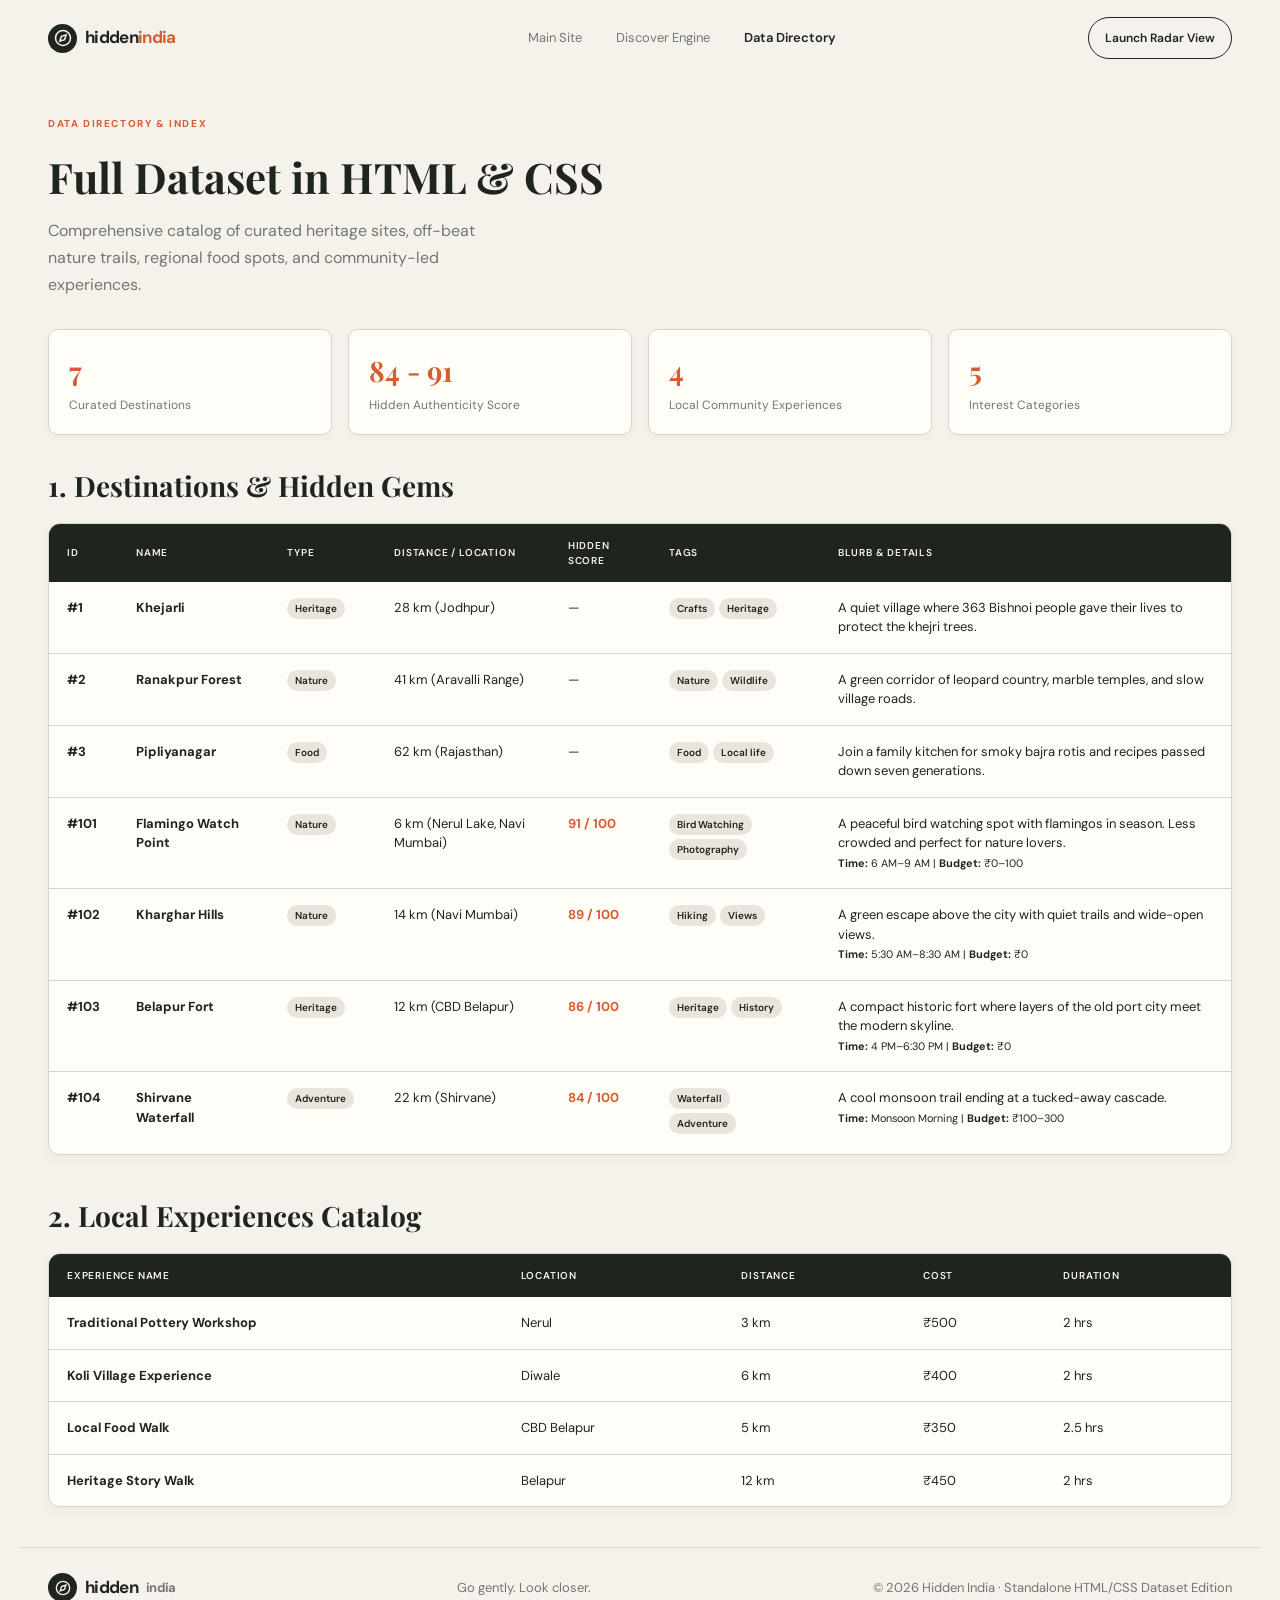
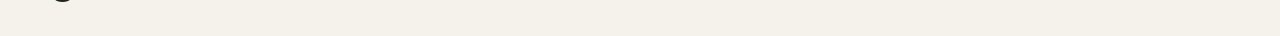
<file: dataset.html>
<!DOCTYPE html>
<html lang="en">
<head>
  <meta charset="UTF-8">
  <meta name="viewport" content="width=device-width, initial-scale=1.0">
  <title>Hidden India — Complete Dataset Directory (HTML & CSS)</title>
  <meta name="description" content="Structured HTML & CSS dataset directory of places, hidden gems, local experiences, and itineraries across Rajasthan, Punjab, Himachal, and Navi Mumbai.">
  <link rel="stylesheet" href="styles.css">
</head>
<body>

  <!-- Site Header -->
  <header class="site-header">
    <a class="brand" href="index.html" aria-label="Hidden India home">
      <span class="brand-mark">
        <svg width="18" height="18" viewBox="0 0 24 24" fill="none" stroke="currentColor" stroke-width="2"><circle cx="12" cy="12" r="10"></circle><polygon points="16.24 7.76 14.12 14.12 7.76 16.24 9.88 9.88 16.24 7.76"></polygon></svg>
      </span>
      <span>hidden<span class="brand-accent">india</span></span>
    </a>
    <nav class="desktop-nav" aria-label="Primary navigation">
      <a href="index.html">Main Site</a>
      <a href="discover.html">Discover Engine</a>
      <a href="dataset.html" class="active">Data Directory</a>
    </nav>
    <div class="header-actions">
      <a href="discover.html" class="outline-button">Launch Radar View</a>
    </div>
  </header>

  <main class="dataset-container">
    <div class="dataset-header">
      <p class="eyebrow">Data Directory & Index</p>
      <h1>Full Dataset in HTML & CSS</h1>
      <p class="hero-text">Comprehensive catalog of curated heritage sites, off-beat nature trails, regional food spots, and community-led experiences.</p>
    </div>

    <!-- Data Statistics Summary Cards -->
    <div class="dataset-stats">
      <div class="stat-card">
        <h3>7</h3>
        <p>Curated Destinations</p>
      </div>
      <div class="stat-card">
        <h3>84 - 91</h3>
        <p>Hidden Authenticity Score</p>
      </div>
      <div class="stat-card">
        <h3>4</h3>
        <p>Local Community Experiences</p>
      </div>
      <div class="stat-card">
        <h3>5</h3>
        <p>Interest Categories</p>
      </div>
    </div>

    <!-- Section 1: Places & Hidden Gems Table -->
    <h2 style="font-family: var(--font-serif); font-size: 28px; margin-bottom: 16px;">1. Destinations & Hidden Gems</h2>
    <div class="dataset-table-wrapper">
      <table class="dataset-table">
        <thead>
          <tr>
            <th>ID</th>
            <th>Name</th>
            <th>Type</th>
            <th>Distance / Location</th>
            <th>Hidden Score</th>
            <th>Tags</th>
            <th>Blurb & Details</th>
          </tr>
        </thead>
        <tbody>
          <tr>
            <td><strong>#1</strong></td>
            <td><strong>Khejarli</strong></td>
            <td><span class="badge-tag">Heritage</span></td>
            <td>28 km (Jodhpur)</td>
            <td>—</td>
            <td><span class="badge-tag">Crafts</span><span class="badge-tag">Heritage</span></td>
            <td>A quiet village where 363 Bishnoi people gave their lives to protect the khejri trees.</td>
          </tr>
          <tr>
            <td><strong>#2</strong></td>
            <td><strong>Ranakpur Forest</strong></td>
            <td><span class="badge-tag">Nature</span></td>
            <td>41 km (Aravalli Range)</td>
            <td>—</td>
            <td><span class="badge-tag">Nature</span><span class="badge-tag">Wildlife</span></td>
            <td>A green corridor of leopard country, marble temples, and slow village roads.</td>
          </tr>
          <tr>
            <td><strong>#3</strong></td>
            <td><strong>Pipliyanagar</strong></td>
            <td><span class="badge-tag">Food</span></td>
            <td>62 km (Rajasthan)</td>
            <td>—</td>
            <td><span class="badge-tag">Food</span><span class="badge-tag">Local life</span></td>
            <td>Join a family kitchen for smoky bajra rotis and recipes passed down seven generations.</td>
          </tr>
          <tr>
            <td><strong>#101</strong></td>
            <td><strong>Flamingo Watch Point</strong></td>
            <td><span class="badge-tag">Nature</span></td>
            <td>6 km (Nerul Lake, Navi Mumbai)</td>
            <td><strong style="color: var(--primary);">91 / 100</strong></td>
            <td><span class="badge-tag">Bird Watching</span><span class="badge-tag">Photography</span></td>
            <td>A peaceful bird watching spot with flamingos in season. Less crowded and perfect for nature lovers.<br><small><strong>Time:</strong> 6 AM–9 AM | <strong>Budget:</strong> ₹0–100</small></td>
          </tr>
          <tr>
            <td><strong>#102</strong></td>
            <td><strong>Kharghar Hills</strong></td>
            <td><span class="badge-tag">Nature</span></td>
            <td>14 km (Navi Mumbai)</td>
            <td><strong style="color: var(--primary);">89 / 100</strong></td>
            <td><span class="badge-tag">Hiking</span><span class="badge-tag">Views</span></td>
            <td>A green escape above the city with quiet trails and wide-open views.<br><small><strong>Time:</strong> 5:30 AM–8:30 AM | <strong>Budget:</strong> ₹0</small></td>
          </tr>
          <tr>
            <td><strong>#103</strong></td>
            <td><strong>Belapur Fort</strong></td>
            <td><span class="badge-tag">Heritage</span></td>
            <td>12 km (CBD Belapur)</td>
            <td><strong style="color: var(--primary);">86 / 100</strong></td>
            <td><span class="badge-tag">Heritage</span><span class="badge-tag">History</span></td>
            <td>A compact historic fort where layers of the old port city meet the modern skyline.<br><small><strong>Time:</strong> 4 PM–6:30 PM | <strong>Budget:</strong> ₹0</small></td>
          </tr>
          <tr>
            <td><strong>#104</strong></td>
            <td><strong>Shirvane Waterfall</strong></td>
            <td><span class="badge-tag">Adventure</span></td>
            <td>22 km (Shirvane)</td>
            <td><strong style="color: var(--primary);">84 / 100</strong></td>
            <td><span class="badge-tag">Waterfall</span><span class="badge-tag">Adventure</span></td>
            <td>A cool monsoon trail ending at a tucked-away cascade.<br><small><strong>Time:</strong> Monsoon Morning | <strong>Budget:</strong> ₹100–300</small></td>
          </tr>
        </tbody>
      </table>
    </div>

    <!-- Section 2: Local Community Experiences Table -->
    <h2 style="font-family: var(--font-serif); font-size: 28px; margin-bottom: 16px;">2. Local Experiences Catalog</h2>
    <div class="dataset-table-wrapper">
      <table class="dataset-table">
        <thead>
          <tr>
            <th>Experience Name</th>
            <th>Location</th>
            <th>Distance</th>
            <th>Cost</th>
            <th>Duration</th>
          </tr>
        </thead>
        <tbody>
          <tr>
            <td><strong>Traditional Pottery Workshop</strong></td>
            <td>Nerul</td>
            <td>3 km</td>
            <td>₹500</td>
            <td>2 hrs</td>
          </tr>
          <tr>
            <td><strong>Koli Village Experience</strong></td>
            <td>Diwale</td>
            <td>6 km</td>
            <td>₹400</td>
            <td>2 hrs</td>
          </tr>
          <tr>
            <td><strong>Local Food Walk</strong></td>
            <td>CBD Belapur</td>
            <td>5 km</td>
            <td>₹350</td>
            <td>2.5 hrs</td>
          </tr>
          <tr>
            <td><strong>Heritage Story Walk</strong></td>
            <td>Belapur</td>
            <td>12 km</td>
            <td>₹450</td>
            <td>2 hrs</td>
          </tr>
        </tbody>
      </table>
    </div>

  </main>

  <footer>
    <a class="brand" href="index.html">
      <span class="brand-mark">
        <svg width="16" height="16" viewBox="0 0 24 24" fill="none" stroke="currentColor" stroke-width="2"><circle cx="12" cy="12" r="10"></circle><polygon points="16.24 7.76 14.12 14.12 7.76 16.24 9.88 9.88 16.24 7.76"></polygon></svg>
      </span> 
      hidden<span class="brand-accent">india</span>
    </a>
    <span>Go gently. Look closer.</span>
    <span>© 2026 Hidden India · Standalone HTML/CSS Dataset Edition</span>
  </footer>

</body>
</html>
</file>
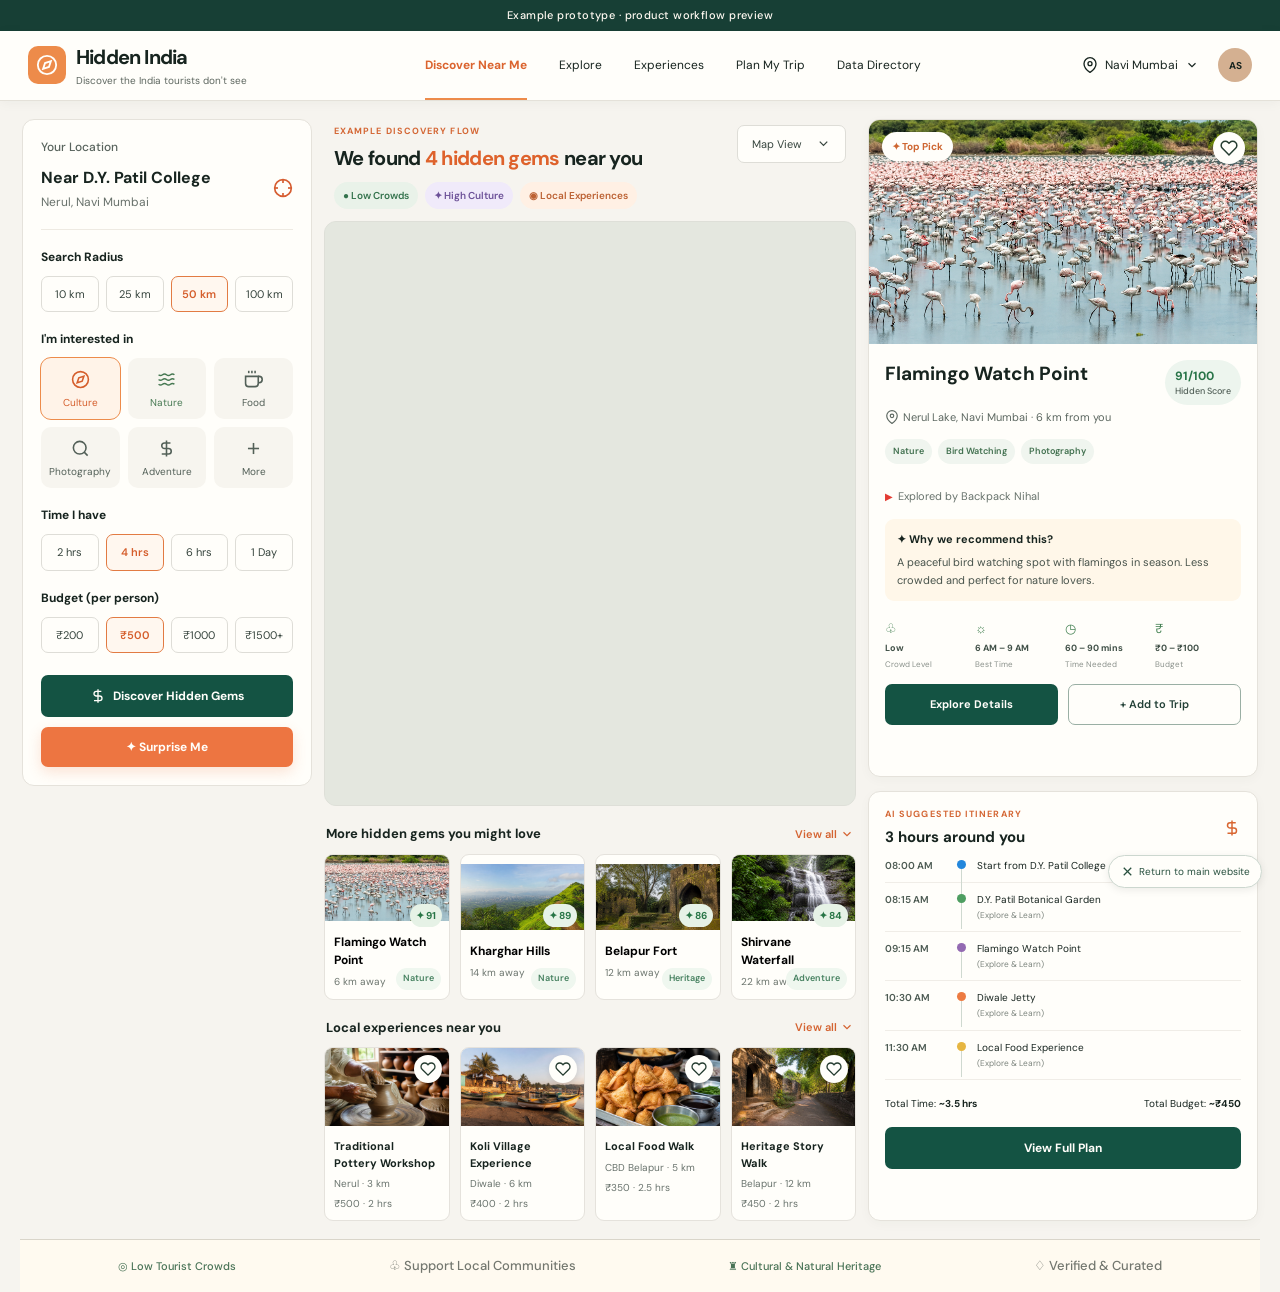
<file: discover.html>
<!DOCTYPE html>
<html lang="en">

<head>
  <meta charset="UTF-8">
  <meta name="viewport" content="width=device-width, initial-scale=1.0">
  <title>Hidden India — Discover Hidden Gems Near You</title>
  <meta name="description"
    content="Discover off-beat spots, nature trails, local kitchens, and historical secrets with custom radius, budget, and timing preferences.">
  <link rel="stylesheet" href="styles.css">
</head>

<body class="discover-page">

  <div class="prototype-ribbon">Example prototype · product workflow preview</div>

  <header class="discover-header">
    <a class="discover-brand" href="index.html">
      <span class="discover-mark">
        <svg width="22" height="22" viewBox="0 0 24 24" fill="none" stroke="currentColor" stroke-width="2">
          <circle cx="12" cy="12" r="10"></circle>
          <polygon points="16.24 7.76 14.12 14.12 7.76 16.24 9.88 9.88 16.24 7.76"></polygon>
        </svg>
      </span>
      <span>
        <strong>Hidden India</strong>
        <small>Discover the India tourists don't see</small>
      </span>
    </a>
    <nav>
      <a class="active" href="#near-me">Discover Near Me</a>
      <a href="index.html#explore">Explore</a>
      <a href="#experiences">Experiences</a>
      <a href="#plan">Plan My Trip</a>
      <a href="dataset.html">Data Directory</a>
    </nav>
    <div class="discover-user">
      <svg width="16" height="16" viewBox="0 0 24 24" fill="none" stroke="currentColor" stroke-width="2">
        <path d="M21 10c0 7-9 13-9 13s-9-6-9-13a9 9 0 0 1 18 0z"></path>
        <circle cx="12" cy="10" r="3"></circle>
      </svg>
      Navi Mumbai
      <svg width="14" height="14" viewBox="0 0 24 24" fill="none" stroke="currentColor" stroke-width="2">
        <polyline points="6 9 12 15 18 9"></polyline>
      </svg>
      <span class="user-avatar">AS</span>
    </div>
  </header>

  <section class="discover-shell" id="near-me">
    <!-- Column 1: Filter Rail -->
    <aside class="filter-rail">
      <p class="rail-label">Your Location</p>
      <button class="location-button" onclick="showToast('Location updated to D.Y. Patil College')">
        <strong>Near D.Y. Patil College</strong>
        <span>Nerul, Navi Mumbai</span>
        <svg width="20" height="20" viewBox="0 0 24 24" fill="none" stroke="currentColor" stroke-width="2">
          <circle cx="12" cy="12" r="10"></circle>
          <line x1="22" y1="12" x2="18" y2="12"></line>
          <line x1="6" y1="12" x2="2" y2="12"></line>
          <line x1="12" y1="6" x2="12" y2="2"></line>
          <line x1="12" y1="22" x2="12" y2="18"></line>
        </svg>
      </button>

      <div class="rail-section">
        <p>Search Radius</p>
        <div class="choice-grid">
          <button>10 km</button>
          <button>25 km</button>
          <button class="chosen">50 km</button>
          <button>100 km</button>
        </div>
      </div>

      <div class="rail-section">
        <p>I'm interested in</p>
        <div class="interest-options">
          <button class="chosen" onclick="showToast('Filtering for Culture & Heritage')">
            <svg width="19" height="19" viewBox="0 0 24 24" fill="none" stroke="currentColor" stroke-width="2">
              <circle cx="12" cy="12" r="10"></circle>
              <polygon points="16.24 7.76 14.12 14.12 7.76 16.24 9.88 9.88 16.24 7.76"></polygon>
            </svg>
            <span>Culture</span>
          </button>
          <button onclick="showToast('Filtering for Nature & Outdoors')">
            <svg width="19" height="19" viewBox="0 0 24 24" fill="none" stroke="currentColor" stroke-width="2">
              <path d="M2 6c.6.5 1.2 1 2.5 1C7 7 7 5 9.5 5c2.6 0 2.4 2 5 2 2.5 0 2.5-2 5-2 1.3 0 1.9.5 2.5 1"></path>
              <path d="M2 12c.6.5 1.2 1 2.5 1 2.5 0 2.5-2 5-2 2.6 0 2.4 2 5 2 2.5 0 2.5-2 5-2 1.3 0 1.9.5 2.5 1"></path>
              <path d="M2 18c.6.5 1.2 1 2.5 1 2.5 0 2.5-2 5-2 2.6 0 2.4 2 5 2 2.5 0 2.5-2 5-2 1.3 0 1.9.5 2.5 1"></path>
            </svg>
            <span>Nature</span>
          </button>
          <button onclick="showToast('Filtering for Local Food & Kitchens')">
            <svg width="19" height="19" viewBox="0 0 24 24" fill="none" stroke="currentColor" stroke-width="2">
              <path d="M18 8h1a4 4 0 0 1 0 8h-1"></path>
              <path d="M2 8h16v9a4 4 0 0 1-4 4H6a4 4 0 0 1-4-4V8z"></path>
              <line x1="6" y1="1" x2="6" y2="4"></line>
              <line x1="10" y1="1" x2="10" y2="4"></line>
              <line x1="14" y1="1" x2="14" y2="4"></line>
            </svg>
            <span>Food</span>
          </button>
          <button onclick="showToast('Filtering for Photography')">
            <svg width="19" height="19" viewBox="0 0 24 24" fill="none" stroke="currentColor" stroke-width="2">
              <circle cx="11" cy="11" r="8"></circle>
              <line x1="21" y1="21" x2="16.65" y2="16.65"></line>
            </svg>
            <span>Photography</span>
          </button>
          <button onclick="showToast('Filtering for Adventure')">
            <svg width="19" height="19" viewBox="0 0 24 24" fill="none" stroke="currentColor" stroke-width="2">
              <path d="M12 2v20M17 5H9.5a3.5 3.5 0 0 0 0 7h5a3.5 3.5 0 0 1 0 7H6"></path>
            </svg>
            <span>Adventure</span>
          </button>
          <button onclick="showToast('Showing all interests')">
            <svg width="19" height="19" viewBox="0 0 24 24" fill="none" stroke="currentColor" stroke-width="2">
              <line x1="12" y1="5" x2="12" y2="19"></line>
              <line x1="5" y1="12" x2="19" y2="12"></line>
            </svg>
            <span>More</span>
          </button>
        </div>
      </div>

      <div class="rail-section">
        <p>Time I have</p>
        <div class="choice-grid">
          <button>2 hrs</button>
          <button class="chosen">4 hrs</button>
          <button>6 hrs</button>
          <button>1 Day</button>
        </div>
      </div>

      <div class="rail-section">
        <p>Budget (per person)</p>
        <div class="choice-grid">
          <button>₹200</button>
          <button class="chosen">₹500</button>
          <button>₹1000</button>
          <button>₹1500+</button>
        </div>
      </div>

      <button class="discover-button" onclick="showToast('Your hidden gems are ready and tuned to your radar!')">
        <svg width="16" height="16" viewBox="0 0 24 24" fill="none" stroke="currentColor" stroke-width="2">
          <path d="M12 2v20M17 5H9.5a3.5 3.5 0 0 0 0 7h5a3.5 3.5 0 0 1 0 7H6"></path>
        </svg>
        Discover Hidden Gems
      </button>
      <button class="surprise-button rail-surprise" onclick="openSurpriseMe()">✦ Surprise Me</button>
    </aside>

    <!-- Column 2: Main Workspace & Map -->
    <div class="discover-main">
      <div class="results-heading">
        <div>
          <p class="prototype-kicker">Example discovery flow</p>
          <h1>We found <em>4 hidden gems</em> near you</h1>
          <div class="legend-chips">
            <span>● Low Crowds</span>
            <span>✦ High Culture</span>
            <span>◉ Local Experiences</span>
          </div>
        </div>
        <button class="view-select" onclick="showToast('Switched map layer view')">
          Map View
          <svg width="15" height="15" viewBox="0 0 24 24" fill="none" stroke="currentColor" stroke-width="2">
            <polyline points="6 9 12 15 18 9"></polyline>
          </svg>
        </button>
      </div>

      <!-- Radar Interactive Map -->
      <div class="map-workspace">
        <div class="map-texture" id="google-map-discover">
          <iframe
            class="map-embed"
            src="https://www.google.com/maps/embed?pb=!1m18!1m12!1m3!1d1885.7374291023289!2d73.02305117790984!3d19.0428484959494!2m3!1f0!2f0!3f0!3m2!1i1024!2i768!4f13.1!3m3!1m2!1s0x3be7c3db5e2c85cd%3A0xef26c52d7d73816e!2sSIES%20Graduate%20School%20of%20Technology!5e0!3m2!1sen!2sin!4v1787152530895!5m2!1sen!2sin"
            title="Map showing SIES Graduate School of Technology"
            allowfullscreen
            loading="lazy"
            referrerpolicy="strict-origin-when-cross-origin"></iframe>
          <div class="water-shape"></div>
          <span class="map-city city-one">Navi Mumbai</span>
          <span class="map-city city-two">Nerul</span>
          <span class="map-city city-three">Belapur</span>

          <div class="current-location" title="Your current location"><span></span></div>

          <button class="gem-marker active" data-id="101" style="left: 18%; top: 38%;" onclick="selectGem(101)">
            <svg width="20" height="20" viewBox="0 0 24 24" fill="#e8f1e8" stroke="#397e50" stroke-width="2">
              <path d="M21 10c0 7-9 13-9 13s-9-6-9-13a9 9 0 0 1 18 0z"></path>
              <circle cx="12" cy="10" r="3"></circle>
            </svg>
            <span>Flamingo Watch Point</span>
            <small>6 km</small>
          </button>

          <button class="gem-marker" data-id="102" style="left: 36%; top: 18%;" onclick="selectGem(102)">
            <svg width="20" height="20" viewBox="0 0 24 24" fill="#e8f1e8" stroke="#397e50" stroke-width="2">
              <path d="M21 10c0 7-9 13-9 13s-9-6-9-13a9 9 0 0 1 18 0z"></path>
              <circle cx="12" cy="10" r="3"></circle>
            </svg>
            <span>Kharghar Hills</span>
            <small>14 km</small>
          </button>

          <button class="gem-marker" data-id="103" style="left: 58%; top: 26%;" onclick="selectGem(103)">
            <svg width="20" height="20" viewBox="0 0 24 24" fill="#e8f1e8" stroke="#397e50" stroke-width="2">
              <path d="M21 10c0 7-9 13-9 13s-9-6-9-13a9 9 0 0 1 18 0z"></path>
              <circle cx="12" cy="10" r="3"></circle>
            </svg>
            <span>Belapur Fort</span>
            <small>12 km</small>
          </button>

          <button class="gem-marker" data-id="104" style="left: 61%; top: 70%;" onclick="selectGem(104)">
            <svg width="20" height="20" viewBox="0 0 24 24" fill="#e8f1e8" stroke="#397e50" stroke-width="2">
              <path d="M21 10c0 7-9 13-9 13s-9-6-9-13a9 9 0 0 1 18 0z"></path>
              <circle cx="12" cy="10" r="3"></circle>
            </svg>
            <span>Shirvane Waterfall</span>
            <small>22 km</small>
          </button>

          <button class="recenter" onclick="showToast('Map centred on your location')" title="Recenter map">
            <svg width="18" height="18" viewBox="0 0 24 24" fill="none" stroke="currentColor" stroke-width="2">
              <circle cx="12" cy="12" r="10"></circle>
              <line x1="22" y1="12" x2="18" y2="12"></line>
              <line x1="6" y1="12" x2="2" y2="12"></line>
              <line x1="12" y1="6" x2="12" y2="2"></line>
              <line x1="12" y1="22" x2="12" y2="18"></line>
            </svg>
          </button>
        </div>

        <div class="map-toolbar">
          <span>Hidden Score <svg width="13" height="13" viewBox="0 0 24 24" fill="none" stroke="currentColor"
              stroke-width="2">
              <polyline points="6 9 12 15 18 9"></polyline>
            </svg></span>
          <span>Distance</span>
          <span>Travel Time</span>
          <span>Budget</span>
          <span>Crowd Level</span>
        </div>
      </div>

      <!-- Hidden Gems Horizontal Strip -->
      <section class="strip-section">
        <div class="strip-heading">
          <h2>More hidden gems you might love</h2>
          <button onclick="showToast('Showing all hidden gems')">
            View all
            <svg width="14" height="14" viewBox="0 0 24 24" fill="none" stroke="currentColor" stroke-width="2">
              <polyline points="6 9 12 15 18 9"></polyline>
            </svg>
          </button>
        </div>

        <div class="gem-strip">
          <button class="gem-card" onclick="selectGem(101)">
            <img src="public/images/flamingo-watch-point.png"
              alt="Flamingo Watch Point">
            <span class="score">✦ 91</span>
            <strong>Flamingo Watch Point</strong>
            <small>6 km away</small>
            <em>Nature</em>
          </button>

          <button class="gem-card" onclick="selectGem(102)">
            <img src="public/images/kharghar-hills.png"
              alt="Kharghar Hills">
            <span class="score">✦ 89</span>
            <strong>Kharghar Hills</strong>
            <small>14 km away</small>
            <em>Nature</em>
          </button>

          <button class="gem-card" onclick="selectGem(103)">
            <img src="public/images/belapur-fort.png"
              alt="Belapur Fort">
            <span class="score">✦ 86</span>
            <strong>Belapur Fort</strong>
            <small>12 km away</small>
            <em>Heritage</em>
          </button>

          <button class="gem-card" onclick="selectGem(104)">
            <img src="public/images/shirvane-waterfall.png"
              alt="Shirvane Waterfall">
            <span class="score">✦ 84</span>
            <strong>Shirvane Waterfall</strong>
            <small>22 km away</small>
            <em>Adventure</em>
          </button>
        </div>
      </section>

      <!-- Local Experiences Grid -->
      <section class="strip-section" id="experiences">
        <div class="strip-heading">
          <h2>Local experiences near you</h2>
          <button onclick="showToast('Showing all local host experiences')">
            View all
            <svg width="14" height="14" viewBox="0 0 24 24" fill="none" stroke="currentColor" stroke-width="2">
              <polyline points="6 9 12 15 18 9"></polyline>
            </svg>
          </button>
        </div>

        <div class="experience-strip">
          <article>
            <img src="public/images/traditional-pottery-workshop.png"
              alt="Traditional Pottery Workshop">
            <button class="heart" aria-label="Save Pottery Workshop"
              onclick="toggleSave(201, 'Traditional Pottery Workshop')">
              <svg width="16" height="16" viewBox="0 0 24 24" fill="none" stroke="currentColor" stroke-width="2">
                <path
                  d="M20.84 4.61a5.5 5.5 0 0 0-7.78 0L12 5.67l-1.06-1.06a5.5 5.5 0 0 0-7.78 7.78l1.06 1.06L12 21.23l7.78-7.78 1.06-1.06a5.5 5.5 0 0 0 0-7.78z">
                </path>
              </svg>
            </button>
            <strong>Traditional Pottery Workshop</strong>
            <small>Nerul · 3 km</small>
            <small>₹500 · 2 hrs</small>
          </article>

          <article>
            <img src="public/images/koli-village-experience.png"
              alt="Koli Village Experience">
            <button class="heart" aria-label="Save Koli Village Experience"
              onclick="toggleSave(202, 'Koli Village Experience')">
              <svg width="16" height="16" viewBox="0 0 24 24" fill="none" stroke="currentColor" stroke-width="2">
                <path
                  d="M20.84 4.61a5.5 5.5 0 0 0-7.78 0L12 5.67l-1.06-1.06a5.5 5.5 0 0 0-7.78 7.78l1.06 1.06L12 21.23l7.78-7.78 1.06-1.06a5.5 5.5 0 0 0 0-7.78z">
                </path>
              </svg>
            </button>
            <strong>Koli Village Experience</strong>
            <small>Diwale · 6 km</small>
            <small>₹400 · 2 hrs</small>
          </article>

          <article>
            <img src="public/images/local-food-walk.png"
              alt="Local Food Walk">
            <button class="heart" aria-label="Save Local Food Walk" onclick="toggleSave(203, 'Local Food Walk')">
              <svg width="16" height="16" viewBox="0 0 24 24" fill="none" stroke="currentColor" stroke-width="2">
                <path
                  d="M20.84 4.61a5.5 5.5 0 0 0-7.78 0L12 5.67l-1.06-1.06a5.5 5.5 0 0 0-7.78 7.78l1.06 1.06L12 21.23l7.78-7.78 1.06-1.06a5.5 5.5 0 0 0 0-7.78z">
                </path>
              </svg>
            </button>
            <strong>Local Food Walk</strong>
            <small>CBD Belapur · 5 km</small>
            <small>₹350 · 2.5 hrs</small>
          </article>

          <article>
            <img src="public/images/heritage-story-walk.png"
              alt="Heritage Story Walk">
            <button class="heart" aria-label="Save Heritage Story Walk"
              onclick="toggleSave(204, 'Heritage Story Walk')">
              <svg width="16" height="16" viewBox="0 0 24 24" fill="none" stroke="currentColor" stroke-width="2">
                <path
                  d="M20.84 4.61a5.5 5.5 0 0 0-7.78 0L12 5.67l-1.06-1.06a5.5 5.5 0 0 0-7.78 7.78l1.06 1.06L12 21.23l7.78-7.78 1.06-1.06a5.5 5.5 0 0 0 0-7.78z">
                </path>
              </svg>
            </button>
            <strong>Heritage Story Walk</strong>
            <small>Belapur · 12 km</small>
            <small>₹450 · 2 hrs</small>
          </article>
        </div>
      </section>
    </div>

    <!-- Column 3: Selected Detail Rail Card & Itinerary -->
    <aside class="detail-rail">
      <article class="selected-card" id="selected-gem-card">
        <div class="selected-image">
          <img src="public/images/flamingo-watch-point.png" alt="Flamingo Watch Point">
          <span>✦ Top Pick</span>
          <button class="heart-btn" onclick="window.toggleSave(101, 'Flamingo Watch Point')" aria-label="Save place">
            <svg width="18" height="18" viewBox="0 0 24 24" fill="none" stroke="currentColor" stroke-width="2"><path d="M20.84 4.61a5.5 5.5 0 0 0-7.78 0L12 5.67l-1.06-1.06a5.5 5.5 0 0 0-7.78 7.78l1.06 1.06L12 21.23l7.78-7.78 1.06-1.06a5.5 5.5 0 0 0 0-7.78z"></path></svg>
          </button>
        </div>
        <div class="selected-content">
          <div class="selected-title">
            <h2>Flamingo Watch Point</h2>
            <strong>91/100<small>Hidden Score</small></strong>
          </div>
          <p><svg width="14" height="14" viewBox="0 0 24 24" fill="none" stroke="currentColor" stroke-width="2"><path d="M21 10c0 7-9 13-9 13s-9-6-9-13a9 9 0 0 1 18 0z"></path><circle cx="12" cy="10" r="3"></circle></svg> Nerul Lake, Navi Mumbai · 6 km from you</p>
          <div class="tags">
            <span>Nature</span>
            <span>Bird Watching</span>
            <span>Photography</span>
          </div>
          <div class="why">
            <strong>✦ Why we recommend this?</strong>
            <p>A peaceful bird watching spot with flamingos in season. Less crowded and perfect for nature lovers.</p>
          </div>
          <div class="facts">
            <span>♧<b>Low</b><small>Crowd Level</small></span>
            <span>☼<b>6 AM – 9 AM</b><small>Best Time</small></span>
            <span>◷<b>60 – 90 mins</b><small>Time Needed</small></span>
            <span>₹<b>₹0 – ₹100</b><small>Budget</small></span>
          </div>
          <div class="detail-actions">
            <button class="discover-button" onclick="showToast('Opening full guide for Flamingo Watch Point')">Explore Details</button>
            <button class="add-button" onclick="window.toggleTrip(101, 'Flamingo Watch Point')">+ Add to Trip</button>
          </div>
        </div>
      </article>

      <article class="itinerary-card" id="plan">
        <div class="itinerary-heading">
          <div>
            <p class="prototype-kicker">AI suggested itinerary</p>
            <h2>3 hours around you</h2>
          </div>
          <svg width="18" height="18" viewBox="0 0 24 24" fill="none" stroke="currentColor" stroke-width="2">
            <path d="M12 2v20M17 5H9.5a3.5 3.5 0 0 0 0 7h5a3.5 3.5 0 0 1 0 7H6"></path>
          </svg>
        </div>

        <div class="timeline-row">
          <time>08:00 AM</time>
          <i class="blue"></i>
          <span>Start from D.Y. Patil College</span>
        </div>

        <div class="timeline-row">
          <time>08:15 AM</time>
          <i class="green"></i>
          <span>D.Y. Patil Botanical Garden<small>(Explore & Learn)</small></span>
        </div>

        <div class="timeline-row">
          <time>09:15 AM</time>
          <i class="purple"></i>
          <span>Flamingo Watch Point<small>(Explore & Learn)</small></span>
        </div>

        <div class="timeline-row">
          <time>10:30 AM</time>
          <i class="orange"></i>
          <span>Diwale Jetty<small>(Explore & Learn)</small></span>
        </div>

        <div class="timeline-row">
          <time>11:30 AM</time>
          <i class="yellow"></i>
          <span>Local Food Experience<small>(Explore & Learn)</small></span>
        </div>

        <div class="itinerary-total">
          <span>Total Time: <b>~3.5 hrs</b></span>
          <span>Total Budget: <b>~₹450</b></span>
        </div>

        <button class="discover-button full" onclick="showToast('Full itinerary saved to your trip!')">View Full
          Plan</button>
      </article>
    </aside>
  </section>

  <!-- Toast Notification -->
  <div id="toast" class="toast">
    <span class="toast-msg"></span>
  </div>

  <footer class="discover-footer">
    <span>◎ Low Tourist Crowds</span>
    <span>♧ Support Local Communities</span>
    <span>♜ Cultural & Natural Heritage</span>
    <span>♢ Verified & Curated</span>
  </footer>

  <button class="prototype-close" onclick="window.location.href='index.html'" aria-label="Return to main website">
    <svg width="15" height="15" viewBox="0 0 24 24" fill="none" stroke="currentColor" stroke-width="2">
      <line x1="18" y1="6" x2="6" y2="18"></line>
      <line x1="6" y1="6" x2="18" y2="18"></line>
    </svg>
    Return to main website
  </button>

  <script src="app.js"></script>
  <script>
    // Initialize default selected gem on page load
    document.addEventListener('DOMContentLoaded', () => {
      if (typeof window.selectGem === 'function') {
        window.selectGem(101);
      }
    });
  </script>
</body>

</html>
</file>
<file: styles.css>
@import url('https://fonts.googleapis.com/css2?family=DM+Sans:ital,opsz,wght@0,9..40,100..1000;1,9..40,100..1000&family=Playfair+Display:ital,wght@0,400..900;1,400..900&display=swap');

:root {
  color-scheme: light;
  --background: #f5f2eb;
  --foreground: #20241f;
  --card: #fffdf8;
  --card-foreground: #20241f;
  --primary: #d65d31;
  --primary-hover: #b84a22;
  --primary-foreground: #fffaf2;
  --muted: #e9e5dc;
  --muted-foreground: #73776f;
  --border: #d9d5ca;
  --ring: #d65d31;
  --radius: 0.75rem;
  --font-sans: 'DM Sans', sans-serif;
  --font-serif: 'Playfair Display', serif;
}

* {
  box-sizing: border-box;
  margin: 0;
  padding: 0;
  border-color: var(--border);
}

html {
  scroll-behavior: smooth;
  background: var(--background);
}

body {
  margin: 0;
  background: var(--background);
  color: var(--foreground);
  font-family: var(--font-sans);
  line-height: 1.5;
  -webkit-font-smoothing: antialiased;
}

button, input, select, textarea {
  font: inherit;
}

button {
  cursor: pointer;
}

a {
  text-decoration: none;
  color: inherit;
}

/* Base Utility & Component Classes */
.icon {
  display: inline-block;
  width: 1em;
  height: 1em;
  stroke-width: 0;
  stroke: currentColor;
  fill: currentColor;
  vertical-align: middle;
}

.site-header {
  max-width: 1240px;
  margin: auto;
  height: 76px;
  padding: 0 28px;
  display: flex;
  align-items: center;
  justify-content: space-between;
}

.brand {
  display: inline-flex;
  align-items: center;
  gap: 8px;
  color: var(--foreground);
  font-size: 17px;
  letter-spacing: -0.04em;
  font-weight: 700;
  text-decoration: none;
}

.brand-mark {
  width: 29px;
  height: 29px;
  display: grid;
  place-items: center;
  background: var(--foreground);
  color: var(--background);
  border-radius: 50%;
}

.brand-accent {
  color: var(--primary);
}

.desktop-nav {
  display: flex;
  gap: 34px;
  margin-left: 100px;
}

.desktop-nav a, footer span:last-child, footer span:nth-child(2) {
  color: var(--muted-foreground);
  font-size: 13px;
  text-decoration: none;
  transition: color 0.2s ease;
}

.desktop-nav a:hover, .desktop-nav a.active {
  color: var(--foreground);
  font-weight: 600;
}

.header-actions {
  display: flex;
  align-items: center;
  gap: 18px;
}

.icon-button, .mobile-menu {
  border: 0;
  background: none;
  display: flex;
  gap: 6px;
  align-items: center;
  color: var(--foreground);
}

.icon-button span {
  font-size: 11px;
  color: var(--primary);
  font-weight: 700;
}

.outline-button, .dark-button {
  border: 1px solid var(--foreground);
  background: transparent;
  border-radius: 99px;
  padding: 11px 16px;
  display: inline-flex;
  align-items: center;
  gap: 9px;
  font-size: 12px;
  font-weight: 600;
  transition: all 0.2s ease;
}

.outline-button:hover {
  background: var(--foreground);
  color: var(--background);
}

.dark-button {
  color: var(--background);
  background: var(--foreground);
  border-color: var(--foreground);
}

.dark-button:hover {
  background: var(--primary);
  border-color: var(--primary);
}

.mobile-menu {
  display: none;
}

/* Hero Section */
.hero {
  max-width: 1240px;
  margin: 0 auto;
  padding: 72px 28px 100px;
  display: grid;
  grid-template-columns: .92fr 1.08fr;
  gap: 82px;
  align-items: center;
}

.eyebrow {
  margin: 0 0 15px;
  color: var(--primary);
  text-transform: uppercase;
  font-size: 10px;
  letter-spacing: .16em;
  font-weight: 700;
}

.eyebrow-dot, .pulse {
  width: 7px;
  height: 7px;
  background: var(--primary);
  display: inline-block;
  border-radius: 50%;
  margin-right: 7px;
}

.pulse {
  background: #758c5b;
  margin: 0 5px 1px 0;
  animation: pulse-glow 2s infinite;
}

@keyframes pulse-glow {
  0% { transform: scale(0.95); box-shadow: 0 0 0 0 rgba(117, 140, 91, 0.7); }
  70% { transform: scale(1); box-shadow: 0 0 0 6px rgba(117, 140, 91, 0); }
  100% { transform: scale(0.95); box-shadow: 0 0 0 0 rgba(117, 140, 91, 0); }
}

.hero h1 {
  font-family: var(--font-serif);
  font-size: clamp(52px, 7vw, 92px);
  line-height: .98;
  letter-spacing: -.07em;
  font-weight: 500;
  margin-bottom: 28px;
}

.hero h1 em, h2 em {
  color: var(--primary);
  font-style: italic;
}

.hero-text {
  color: var(--muted-foreground);
  font-size: 16px;
  line-height: 1.7;
  max-width: 430px;
}

.search-box {
  background: var(--card);
  border: 1px solid var(--border);
  display: flex;
  align-items: center;
  gap: 12px;
  padding: 7px 7px 7px 17px;
  margin-top: 32px;
  max-width: 470px;
  box-shadow: 0 12px 35px #6c5b4410;
  border-radius: 8px;
}

.search-box svg {
  color: var(--muted-foreground);
  flex-shrink: 0;
}

.search-box input {
  border: 0;
  outline: 0;
  background: transparent;
  flex: 1;
  min-width: 0;
  font-size: 13px;
  color: var(--foreground);
}

.search-box button {
  border: 0;
  border-radius: 50%;
  width: 37px;
  height: 37px;
  display: grid;
  place-items: center;
  background: var(--primary);
  color: white;
  transition: background 0.2s ease;
}

.search-box button:hover {
  background: var(--primary-hover);
}

.hero-meta {
  margin-top: 24px;
  display: flex;
  gap: 10px;
  color: var(--muted-foreground);
  font-size: 11px;
}

.hero-art {
  min-height: 535px;
  position: relative;
  overflow: hidden;
  border-radius: 12px;
}

.hero-art img {
  width: 100%;
  height: 535px;
  object-fit: cover;
  filter: saturate(.8);
  transition: transform 0.5s ease;
}

.hero-art:hover img {
  transform: scale(1.03);
}

.hero-art:after {
  content: '';
  position: absolute;
  inset: 0;
  background: linear-gradient(180deg, transparent 50%, #1d251d99);
}

.hero-art-caption {
  position: absolute;
  z-index: 1;
  bottom: 27px;
  left: 28px;
  color: white;
  display: flex;
  flex-direction: column;
  gap: 4px;
}

.hero-art-caption span {
  font-size: 9px;
  letter-spacing: .18em;
}

.hero-art-caption strong {
  font-family: var(--font-serif);
  font-size: 22px;
  font-weight: 500;
}

/* Explore & Section Styles */
.explore-section, .lower-section {
  max-width: 1240px;
  margin: auto;
  padding: 25px 28px 110px;
}

.section-heading {
  display: flex;
  align-items: flex-end;
  justify-content: space-between;
  gap: 20px;
  margin-bottom: 28px;
}

.section-heading h2, .story-band h2 {
  font-family: var(--font-serif);
  font-size: 48px;
  line-height: 1;
  font-weight: 500;
  letter-spacing: -.055em;
  margin-bottom: 0;
}

.text-link {
  border: 0;
  background: none;
  display: flex;
  align-items: center;
  gap: 8px;
  color: var(--primary);
  font-size: 12px;
  font-weight: 700;
  transition: opacity 0.2s;
}

.text-link:hover {
  opacity: 0.8;
}

.filter-row {
  display: flex;
  gap: 7px;
  flex-wrap: wrap;
  margin-bottom: 18px;
}

.filter {
  border: 1px solid var(--border);
  background: transparent;
  border-radius: 99px;
  padding: 8px 14px;
  color: var(--muted-foreground);
  font-size: 11px;
  transition: all 0.2s ease;
}

.filter.active, .filter:hover {
  background: var(--foreground);
  border-color: var(--foreground);
  color: var(--background);
}

.filter.distance {
  margin-left: auto;
  display: flex;
  align-items: center;
  gap: 8px;
}

.explore-grid {
  display: grid;
  grid-template-columns: 1.5fr .85fr;
  gap: 18px;
}

/* Interactive Map Card */
.map-card {
  background: #dce0d3;
  min-height: 510px;
  position: relative;
  overflow: hidden;
  border: 1px solid #cfd3c3;
  border-radius: 12px;
}

.map-top, .map-footer {
  position: absolute;
  z-index: 3;
  left: 18px;
  right: 18px;
  top: 17px;
  display: flex;
  justify-content: space-between;
  font-size: 11px;
  font-weight: 700;
}

.map-top span:first-child {
  background: var(--card);
  padding: 8px 11px;
  display: flex;
  align-items: center;
  gap: 6px;
  border-radius: 6px;
  box-shadow: 0 2px 6px rgba(0,0,0,0.05);
}

.map-zoom {
  color: var(--muted-foreground);
  user-select: none;
}

.map-surface {
  position: absolute;
  inset: 0;
  background: repeating-linear-gradient(27deg, transparent 0 56px, #c6cdbb 57px 59px), repeating-linear-gradient(112deg, transparent 0 77px, #cbd1c3 78px 80px), #dfe4d8;
}

.map-water {
  position: absolute;
  width: 38%;
  height: 130%;
  left: 45%;
  top: -22%;
  background: #b6d2d1;
  transform: rotate(22deg);
  opacity: .8;
}

.map-road {
  position: absolute;
  height: 2px;
  background: #f5f0df;
  transform-origin: left;
}

.road-one {
  width: 70%;
  left: 12%;
  top: 53%;
  transform: rotate(-20deg);
}

.road-two {
  width: 55%;
  left: 29%;
  top: 33%;
  transform: rotate(47deg);
}

.road-three {
  width: 75%;
  left: 12%;
  top: 73%;
  transform: rotate(14deg);
}

.map-label {
  position: absolute;
  color: #83917e;
  font-size: 10px;
  letter-spacing: .12em;
  font-weight: 700;
}

.label-one { left: 15%; top: 48%; }
.label-two { right: 13%; top: 67%; }

.map-radius {
  position: absolute;
  width: 270px;
  height: 270px;
  border: 1px dashed #d65d3180;
  border-radius: 50%;
  left: 28%;
  top: 27%;
  animation: spin-pulse 20s linear infinite;
}

@keyframes spin-pulse {
  0% { transform: rotate(0deg); }
  100% { transform: rotate(360deg); }
}

.user-pin {
  position: absolute;
  left: 51%;
  top: 50%;
  width: 14px;
  height: 14px;
  border-radius: 50%;
  background: var(--primary);
  box-shadow: 0 0 0 8px #d65d3133;
}

.map-pin {
  position: absolute;
  transform: translate(-50%, -50%);
  width: 28px;
  height: 28px;
  border: 2px solid var(--card);
  border-radius: 50% 50% 50% 0;
  background: var(--foreground);
  color: var(--background);
  transform-origin: center;
  rotate: -45deg;
  box-shadow: 0 3px 7px #22302533;
  transition: all 0.2s cubic-bezier(0.175, 0.885, 0.32, 1.275);
}

.map-pin span {
  display: block;
  rotate: 45deg;
  font-size: 10px;
  font-weight: 700;
  text-align: center;
}

.map-pin.selected, .map-pin:hover {
  background: var(--primary);
  scale: 1.18;
  z-index: 5;
}

.map-footer {
  top: auto;
  bottom: 14px;
  align-items: center;
  font-weight: 500;
}

.map-footer span {
  display: flex;
  align-items: center;
  gap: 5px;
}

.map-footer button {
  border: 0;
  background: var(--card);
  padding: 7px 10px;
  display: flex;
  align-items: center;
  gap: 6px;
  font-size: 10px;
  border-radius: 4px;
  box-shadow: 0 2px 5px rgba(0,0,0,0.06);
}

.legend-dot {
  width: 7px;
  height: 7px;
  display: inline-block;
  border-radius: 50%;
}

.saffron { background: var(--primary); }
.green { background: var(--foreground); }

/* Recommendations & Place Cards */
.recommendations {
  display: flex;
  flex-direction: column;
  gap: 12px;
}

.recommendation-title {
  display: flex;
  align-items: flex-end;
  justify-content: space-between;
  padding: 0 3px 5px;
}

.recommendation-title h3 {
  font-family: var(--font-serif);
  font-size: 28px;
  font-weight: 500;
  margin: 0;
  letter-spacing: -.04em;
}

.ai-badge {
  display: flex;
  gap: 5px;
  align-items: center;
  border: 1px solid #d7b69e;
  color: var(--primary);
  padding: 6px 8px;
  font-size: 10px;
  border-radius: 6px;
  font-weight: 600;
}

.place-card {
  background: var(--card);
  display: grid;
  grid-template-columns: 112px 1fr;
  min-height: 143px;
  cursor: pointer;
  border-radius: 10px;
  overflow: hidden;
  box-shadow: 0 2px 8px rgba(0,0,0,0.04);
  transition: transform 0.2s ease, box-shadow 0.2s ease;
}

.place-card:hover {
  transform: translateY(-3px);
  box-shadow: 0 6px 16px rgba(0,0,0,0.08);
}

.place-card img {
  width: 112px;
  height: 100%;
  min-height: 143px;
  object-fit: cover;
}

.place-card-content {
  padding: 14px 13px;
}

.place-card-top {
  display: flex;
  justify-content: space-between;
}

.place-type {
  text-transform: uppercase;
  font-size: 9px;
  letter-spacing: .13em;
  color: var(--primary);
  font-weight: 700;
}

.place-card button {
  border: 0;
  padding: 0;
  background: none;
  color: var(--muted-foreground);
  transition: color 0.2s;
}

.place-card button.saved {
  color: var(--primary);
}

.place-card h4 {
  font-family: var(--font-serif);
  font-size: 23px;
  font-weight: 500;
  margin: 7px 0 4px;
}

.place-card p {
  color: var(--muted-foreground);
  font-size: 11px;
  line-height: 1.45;
  margin-bottom: 8px;
}

.distance-label {
  display: flex;
  align-items: center;
  gap: 4px;
  color: var(--muted-foreground);
  font-size: 10px;
}

.empty-state {
  color: var(--muted-foreground);
  padding: 24px;
  background: var(--card);
  font-size: 13px;
  border-radius: 8px;
  text-align: center;
}

/* Host Stories Band */
.story-band {
  background: var(--foreground);
  color: var(--background);
  padding: 92px max(28px, calc((100vw - 1184px) / 2));
  display: grid;
  grid-template-columns: 1fr 1fr;
  gap: 100px;
  align-items: center;
}

.story-band .eyebrow {
  color: #df8a63;
}

.story-band h2 {
  font-size: 58px;
}

.story-band > div:first-child > p:not(.eyebrow) {
  max-width: 400px;
  color: #b5b9af;
  line-height: 1.7;
  font-size: 14px;
  margin: 28px 0;
}

.quote-card {
  border: 1px solid #ffffff25;
  padding: 36px;
  border-radius: 12px;
  background: rgba(255,255,255,0.02);
}

.quote-mark {
  color: var(--primary);
  font-family: var(--font-serif);
  font-size: 64px;
  height: 33px;
}

.quote-card blockquote {
  font-family: var(--font-serif);
  font-size: 28px;
  line-height: 1.25;
  letter-spacing: -.04em;
  margin: 18px 0 34px;
}

.quote-author {
  display: flex;
  align-items: center;
  gap: 10px;
}

.avatar {
  width: 31px;
  height: 31px;
  display: grid;
  place-items: center;
  border-radius: 50%;
  background: #7b8f6f;
  font-family: var(--font-serif);
  font-weight: 600;
  color: white;
}

.quote-author span {
  display: flex;
  flex-direction: column;
  font-size: 11px;
}

.quote-author small {
  color: #aeb4aa;
  margin-top: 3px;
}

/* Lower Section & Interests */
.lower-section {
  padding-top: 90px;
}

.interest-grid {
  display: grid;
  grid-template-columns: repeat(4, 1fr);
  gap: 12px;
}

.interest-card {
  border: 0;
  padding: 0;
  background: var(--card);
  text-align: left;
  position: relative;
  overflow: hidden;
  min-height: 190px;
  border-radius: 10px;
  box-shadow: 0 2px 8px rgba(0,0,0,0.04);
  transition: transform 0.2s;
}

.interest-card:hover {
  transform: translateY(-3px);
}

.interest-image {
  display: block;
  height: 145px;
  background-size: cover;
  background-position: center;
  filter: saturate(.75);
  transition: filter 0.3s ease;
}

.interest-card:hover .interest-image {
  filter: saturate(1);
}

.interest-1 { background-image: url('https://images.unsplash.com/photo-1500534314209-a25ddb2bd429?auto=format&fit=crop&w=500&q=80'); }
.interest-2 { background-image: url('https://images.unsplash.com/photo-1547592180-85f173990554?auto=format&fit=crop&w=500&q=80'); }
.interest-3 { background-image: url('https://images.unsplash.com/photo-1533130061792-64b345e4a833?auto=format&fit=crop&w=500&q=80'); }
.interest-4 { background-image: url('https://images.unsplash.com/photo-1441974231531-c6227db76b6e?auto=format&fit=crop&w=500&q=80'); }

.interest-card > span:last-of-type {
  display: inline-block;
  padding: 13px 14px;
  font-family: var(--font-serif);
  font-size: 17px;
  font-weight: 500;
}

.interest-card > svg {
  position: absolute;
  right: 14px;
  bottom: 14px;
  color: var(--primary);
}

.trip-panel {
  margin-top: 64px;
  display: flex;
  justify-content: space-between;
  align-items: center;
  border-top: 1px solid var(--border);
  border-bottom: 1px solid var(--border);
  padding: 28px 0;
}

.trip-panel > div {
  display: flex;
  gap: 14px;
  align-items: center;
}

.trip-panel h3 {
  font-family: var(--font-serif);
  font-size: 25px;
  font-weight: 500;
  margin: 0 0 5px;
}

.trip-panel p:not(.eyebrow) {
  margin: 0;
  color: var(--muted-foreground);
  font-size: 12px;
}

.trip-icon {
  width: 38px;
  height: 38px;
  display: grid;
  place-items: center;
  background: #e6d9c7;
  color: var(--primary);
  border-radius: 50%;
  flex-shrink: 0;
}

/* Modals & Backdrops */
.modal-backdrop {
  position: fixed;
  inset: 0;
  z-index: 100;
  display: grid;
  place-items: center;
  background: #20241fcc;
  padding: 20px;
  backdrop-filter: blur(4px);
  opacity: 0;
  visibility: hidden;
  transition: opacity 0.25s ease, visibility 0.25s ease;
}

.modal-backdrop.active {
  opacity: 1;
  visibility: visible;
}

.place-modal, .prefs-modal {
  background: var(--card);
  max-width: 480px;
  width: 100%;
  position: relative;
  box-shadow: 0 18px 60px rgba(0,0,0,0.25);
  border-radius: 14px;
  overflow: hidden;
  transform: translateY(20px);
  transition: transform 0.25s ease;
}

.modal-backdrop.active .place-modal,
.modal-backdrop.active .prefs-modal {
  transform: translateY(0);
}

.hero-surprise { margin-top: 22px; display: flex; align-items: center; gap: 14px; }
.hero-surprise p { margin: 0; max-width: 290px; color: var(--muted-foreground); font-size: 12px; line-height: 1.5; }
.surprise-button { border: 0; border-radius: 7px; background: #ed7541; color: #fffefa; padding: 11px 16px; font: inherit; font-size: 12px; font-weight: 700; cursor: pointer; box-shadow: 0 5px 14px #ed754133; }
.surprise-button:hover { background: #cf5e2d; }
.rail-surprise { width: 100%; margin-top: 10px; }
.surprise-button.full { width: 100%; margin-top: 8px; }
.surprise-backdrop { z-index: 300; overflow-y: auto; padding: 28px 14px; align-items: start; }
.surprise-modal { position: relative; width: min(650px, 100%); margin: auto; background: var(--card); border-radius: 16px; padding: 30px; box-shadow: 0 24px 70px #1e2f2870; transform: translateY(20px); transition: transform .25s ease; }
.surprise-backdrop.active .surprise-modal { transform: translateY(0); }
.surprise-modal h2 { font-family: var(--font-serif); font-size: clamp(30px, 5vw, 45px); letter-spacing: -.05em; margin: 6px 0; }
.surprise-modal > p { color: var(--muted-foreground); font-size: 13px; line-height: 1.55; }
.surprise-group { margin: 20px 0; }
.surprise-group > b, .surprise-group label { display: block; font-size: 13px; margin-bottom: 9px; }
.surprise-options { display: flex; flex-wrap: wrap; gap: 7px; }
.surprise-options button { border: 1px solid var(--border); background: #fffefa; color: var(--muted-foreground); border-radius: 999px; padding: 8px 11px; font: inherit; font-size: 11px; cursor: pointer; }
.surprise-options button.selected { background: #e8f1e8; border-color: #397e50; color: #145343; font-weight: 700; }
.surprise-group input[type="range"] { width: 100%; accent-color: #ed7541; }
.surprise-range-labels, .surprise-group label span { color: var(--muted-foreground); font-size: 10px; font-weight: 400; }
.surprise-range-labels { display: flex; justify-content: space-between; }
.surprise-loading { text-align: center; padding: 60px 35px; }
.surprise-orb { width: 70px; height: 70px; display: grid; place-items: center; margin: 0 auto 20px; border-radius: 50%; color: #fffefa; background: #145343; font-size: 29px; animation: surprise-pulse 1.1s infinite alternate; }
@keyframes surprise-pulse { to { transform: scale(1.12) rotate(12deg); box-shadow: 0 0 0 16px #14534318; } }
.discovery-steps { display: grid; gap: 9px; margin-top: 25px; text-align: left; }
.discovery-steps span { color: var(--muted-foreground); font-size: 12px; opacity: 0; animation: step-in .3s forwards; }
.discovery-steps span::before { content: '✓'; color: #397e50; margin-right: 8px; font-weight: 700; }
.discovery-steps span:nth-child(2) { animation-delay: .25s; }.discovery-steps span:nth-child(3) { animation-delay: .5s; }.discovery-steps span:nth-child(4) { animation-delay: .75s; }.discovery-steps span:nth-child(5) { animation-delay: 1s; }.discovery-steps span:nth-child(6) { animation-delay: 1.25s; }
@keyframes step-in { to { opacity: 1; transform: translateX(4px); } }
.surprise-result { max-width: 760px; }.surprise-result > img { width: 100%; height: 250px; object-fit: cover; border-radius: 10px; margin: 12px 0; }
.surprise-result-title { display: flex; justify-content: space-between; gap: 12px; align-items: start; }.surprise-result-title h3, .why-card h3, .experience-card h3 { margin: 0; font-size: 20px; }.surprise-result-title p { margin: 5px 0; }.surprise-result-title strong { background: #e8f1e8; color: #145343; padding: 9px; border-radius: 9px; font-size: 11px; text-align: center; }.surprise-result-title strong em { display: block; font-style: normal; font-size: 16px; }
.why-card, .experience-card, .missed-card { margin-top: 15px; padding: 17px; border: 1px solid var(--border); border-radius: 10px; background: #fbfaf5; }.why-card p, .missed-card p { color: var(--muted-foreground); font-size: 12px; line-height: 1.55; }
.metric { margin-top: 11px; }.metric > span { display: flex; justify-content: space-between; font-size: 11px; }.metric i { display: block; height: 6px; margin-top: 5px; background: #e2e6de; border-radius: 999px; overflow: hidden; }.metric i i { margin: 0; background: #397e50; }
.surprise-timeline { padding: 0; margin: 13px 0; list-style: none; }.surprise-timeline li { display: grid; grid-template-columns: 52px 1fr; gap: 10px; padding: 0 0 15px; position: relative; }.surprise-timeline li:not(:last-child)::after { content: ''; position: absolute; left: 25px; top: 22px; height: calc(100% - 5px); border-left: 1px dashed #b4c4b6; }.surprise-timeline time { color: #397e50; font-size: 11px; font-weight: 700; }.surprise-timeline b, .surprise-timeline small { display: block; font-size: 12px; }.surprise-timeline small { color: var(--muted-foreground); margin-top: 3px; }.experience-summary { display: flex; flex-wrap: wrap; gap: 8px; }.experience-summary span { background: #e8f1e8; color: #355b42; padding: 6px 8px; border-radius: 5px; font-size: 10px; }.experience-summary b { display: block; color: #1d382a; }.missed-card { border-left: 3px solid #ed7541; }.surprise-actions { display: flex; flex-wrap: wrap; gap: 8px; margin-top: 15px; }.surprise-actions button { flex: 1 1 135px; }

.creator-tag { position: relative; display: inline-flex; align-items: center; gap: 5px; margin: 11px 0 2px; color: #68736c; font-size: 11px; text-decoration: none; cursor: pointer; }
.creator-tag:hover { color: #d55e2c; text-decoration: underline; }.creator-play { color: #e33b32; font-size: 10px; }.creator-tooltip { position: absolute; z-index: 5; bottom: calc(100% + 8px); left: 0; width: 215px; padding: 10px; border: 1px solid var(--border); border-radius: 8px; background: #fffefa; box-shadow: 0 8px 22px #263d2a24; opacity: 0; pointer-events: none; transform: translateY(4px); transition: .16s ease; }.creator-tag:hover .creator-tooltip { opacity: 1; transform: translateY(0); }.creator-tooltip b, .creator-tooltip small, .creator-tooltip em { display: block; }.creator-tooltip small { margin: 4px 0 7px; line-height: 1.35; }.creator-tooltip em { color: #d55e2c; font-style: normal; font-weight: 700; }
.creator-detail { position: relative; width: min(620px, 100%); margin: auto; overflow: hidden; border-radius: 14px; background: var(--card); transform: translateY(20px); transition: transform .25s ease; }.creator-detail-backdrop.active .creator-detail { transform: translateY(0); }.creator-detail > img { width: 100%; height: 210px; object-fit: cover; }.creator-detail-content { padding: 24px; }.creator-detail h2 { font-family: var(--font-serif); font-size: 36px; letter-spacing: -.05em; margin: 4px 0; }.creator-detail-content > p { color: var(--muted-foreground); font-size: 13px; line-height: 1.55; }.video-preview, .creator-discovery { margin-top: 20px; padding-top: 18px; border-top: 1px solid var(--border); }.video-preview h3, .creator-discovery h3 { margin: 4px 0 10px; font-size: 15px; }.video-thumb { position: relative; display: block; overflow: hidden; border-radius: 9px; }.video-thumb img { display: block; width: 100%; aspect-ratio: 16 / 9; object-fit: cover; }.video-thumb span { position: absolute; left: 50%; top: 50%; display: grid; place-items: center; width: 50px; height: 36px; border-radius: 9px; background: #e33b32; color: #fff; transform: translate(-50%, -50%); }.video-preview > div { margin-top: 8px; }.video-preview > div b, .video-preview > div small { display: block; font-size: 12px; }.video-preview > div small, .creator-discovery p { color: var(--muted-foreground); margin-top: 3px; font-size: 11px; }.video-cta { display: inline-flex; margin-top: 12px; text-decoration: none; }.creator-profile { display: flex; align-items: center; gap: 9px; }.creator-profile img { width: 40px; height: 40px; border-radius: 50%; object-fit: cover; }.creator-profile span { flex: 1; }.creator-profile b, .creator-profile small { display: block; font-size: 11px; }.creator-profile small { color: var(--muted-foreground); }.creator-profile a { color: #d55e2c; font-size: 11px; font-weight: 700; text-decoration: none; }

@media (max-width: 640px) {
  .hero-surprise { align-items: flex-start; flex-direction: column; }
  .surprise-button { min-height: 44px; }
  .surprise-backdrop { padding: 40px 0 0; align-items: end; }
  .surprise-modal { width: 100%; max-height: 92vh; overflow-y: auto; border-radius: 18px 18px 0 0; padding: 25px 18px 34px; }
  .surprise-result > img { height: 190px; }
  .surprise-result-title { align-items: stretch; flex-direction: column; }
  .surprise-result-title strong { align-self: flex-start; }
}

.place-modal > img {
  width: 100%;
  height: 230px;
  object-fit: cover;
}

.modal-content, .prefs-modal {
  padding: 27px;
}

.modal-content h2, .prefs-modal h2 {
  font-family: var(--font-serif);
  font-size: 39px;
  letter-spacing: -.05em;
  font-weight: 500;
  margin: 0 0 8px;
}

.modal-content p:not(.eyebrow), .prefs-modal > p:not(.eyebrow) {
  color: var(--muted-foreground);
  line-height: 1.6;
  font-size: 13px;
}

.modal-close {
  position: absolute;
  z-index: 2;
  right: 14px;
  top: 14px;
  width: 31px;
  height: 31px;
  display: grid;
  place-items: center;
  border: 0;
  background: var(--card);
  color: var(--foreground);
  border-radius: 50%;
  box-shadow: 0 2px 8px rgba(0,0,0,0.15);
}

.modal-tags {
  display: flex;
  gap: 6px;
  margin: 18px 0;
}

.modal-tags span {
  border: 1px solid var(--border);
  padding: 6px 9px;
  font-size: 10px;
  border-radius: 4px;
}

.full {
  width: 100%;
  justify-content: center;
}

.preference-options {
  display: grid;
  gap: 7px;
  margin: 22px 0;
}

.preference-options button {
  display: flex;
  align-items: center;
  justify-content: space-between;
  border: 1px solid var(--border);
  background: transparent;
  padding: 12px;
  font-size: 12px;
  color: var(--foreground);
  border-radius: 8px;
  transition: all 0.2s ease;
}

.preference-options button svg {
  opacity: 0;
  color: var(--primary);
}

.preference-options button.selected {
  border-color: var(--primary);
  background: #d65d310c;
}

.preference-options button.selected svg {
  opacity: 1;
}

/* Toast Component */
.toast, .discover-toast {
  position: fixed;
  z-index: 200;
  bottom: 24px;
  left: 50%;
  transform: translateX(-50%) translateY(100px);
  background: var(--foreground);
  color: var(--background);
  padding: 12px 18px;
  display: flex;
  align-items: center;
  gap: 8px;
  font-size: 12px;
  border-radius: 8px;
  box-shadow: 0 8px 25px rgba(0,0,0,0.2);
  opacity: 0;
  transition: transform 0.3s ease, opacity 0.3s ease;
}

.toast.show, .discover-toast.show {
  transform: translateX(-50%) translateY(0);
  opacity: 1;
}

footer {
  max-width: 1240px;
  margin: auto;
  padding: 25px 28px 34px;
  display: flex;
  justify-content: space-between;
  align-items: center;
  border-top: 1px solid var(--border);
}

/* Prototype Ribbon & Discover Page Styles */
.prototype-ribbon {
  background: #173f35;
  color: #fffaf2;
  text-align: center;
  font-size: 11px;
  padding: 7px;
  letter-spacing: .04em;
  font-weight: 500;
}

.discover-page {
  min-height: 100vh;
  background: #f6f4ef;
  color: #17241f;
  font-family: var(--font-sans);
}

.discover-header {
  height: 70px;
  background: #fffefa;
  border-bottom: 1px solid #e4e1d9;
  display: flex;
  align-items: center;
  justify-content: space-between;
  padding: 0 28px;
  gap: 24px;
  box-shadow: 0 2px 12px #22382a0b;
}

.discover-brand {
  display: flex;
  align-items: center;
  gap: 10px;
  color: #17241f;
  text-decoration: none;
  min-width: 236px;
}

.discover-brand strong {
  font-size: 20px;
  letter-spacing: -.04em;
  display: block;
}

.discover-brand small {
  font-size: 10px;
  display: block;
  color: #5d665f;
  margin-top: 1px;
}

.discover-mark {
  display: grid;
  place-items: center;
  width: 38px;
  height: 38px;
  background: #ed8b4a;
  color: #fffefa;
  border-radius: 10px;
}

.discover-header nav {
  display: flex;
  gap: 32px;
  height: 100%;
  align-items: center;
}

.discover-header nav a {
  font-size: 12px;
  color: #17241f;
  text-decoration: none;
  height: 100%;
  display: grid;
  place-items: center;
  position: relative;
  transition: color 0.2s;
}

.discover-header nav a.active, .discover-header nav a:hover {
  color: #db642f;
  font-weight: 700;
}

.discover-header nav a.active:after {
  content: '';
  position: absolute;
  bottom: 0;
  left: 0;
  right: 0;
  height: 2px;
  background: #ed8b4a;
}

.discover-user {
  display: flex;
  align-items: center;
  gap: 7px;
  font-size: 12px;
  white-space: nowrap;
}

.user-avatar {
  display: grid;
  place-items: center;
  margin-left: 12px;
  width: 34px;
  height: 34px;
  background: #d4b091;
  border-radius: 50%;
  font-size: 10px;
  font-weight: 700;
}

.discover-shell {
  max-width: 1440px;
  margin: auto;
  padding: 18px 22px 0;
  display: grid;
  grid-template-columns: 290px minmax(450px, 1fr) 390px;
  gap: 12px;
}

.filter-rail, .detail-rail {
  min-width: 0;
}

.filter-rail {
  background: #fffefa;
  border: 1px solid #e5e2db;
  border-radius: 12px;
  padding: 18px;
  align-self: start;
}

.rail-label, .rail-section > p {
  font-size: 12px;
  font-weight: 700;
  margin: 0 0 10px;
}

.rail-label {
  color: #59645d;
  font-weight: 500;
}

.location-button {
  width: 100%;
  border: 0;
  background: transparent;
  text-align: left;
  display: grid;
  grid-template-columns: 1fr auto;
  gap: 3px;
  padding: 0 0 18px;
  border-bottom: 1px solid #eeeae2;
  color: #17241f;
}

.location-button strong {
  font-size: 16px;
}

.location-button span {
  font-size: 12px;
  color: #68716b;
}

.location-button svg {
  grid-row: 1/3;
  grid-column: 2;
  align-self: center;
  color: var(--primary);
}

.rail-section {
  padding: 18px 0 0;
}

.choice-grid {
  display: grid;
  grid-template-columns: repeat(4, 1fr);
  gap: 7px;
}

.choice-grid button, .view-select {
  background: #fffefa;
  border: 1px solid #deddd7;
  border-radius: 7px;
  padding: 9px 4px;
  color: #37453e;
  font-size: 11px;
  transition: all 0.2s ease;
}

.choice-grid button.chosen, .choice-grid button:hover {
  border-color: #e27b43;
  background: #fff7ef;
  color: #d55e2c;
  font-weight: 600;
}

.interest-options {
  display: grid;
  grid-template-columns: repeat(3, 1fr);
  gap: 8px;
}

.interest-options button {
  background: #f7f5ef;
  border: 0;
  border-radius: 10px;
  padding: 12px 4px 9px;
  display: flex;
  align-items: center;
  flex-direction: column;
  gap: 6px;
  color: #536058;
  font-size: 10px;
  transition: all 0.2s ease;
}

.interest-options button:nth-child(2) {
  color: #477953;
}

.interest-options button.chosen, .interest-options button:hover {
  outline: 1px solid #ed8b4a;
  background: #fff3e8;
  color: #d55e2c;
}

.discover-button {
  border: 0;
  border-radius: 7px;
  background: #145343;
  color: #fffefa;
  padding: 12px 15px;
  display: flex;
  align-items: center;
  justify-content: center;
  gap: 7px;
  font-size: 12px;
  font-weight: 700;
  transition: background 0.2s ease;
}

.discover-button:hover {
  background: #0e3f32;
}

.filter-rail .discover-button {
  width: 100%;
  margin-top: 22px;
}

.discover-main {
  min-width: 0;
}

.results-heading {
  display: flex;
  justify-content: space-between;
  align-items: flex-start;
  padding: 6px 10px 12px;
}

.results-heading h1 {
  font-size: 20px;
  margin: 0 0 9px;
  letter-spacing: -.035em;
}

.results-heading h1 em {
  font-style: normal;
  color: #de622c;
}

.prototype-kicker {
  color: #d46735;
  text-transform: uppercase;
  font-size: 9px;
  letter-spacing: .12em;
  font-weight: 700;
  margin: 0 0 5px;
}

.legend-chips {
  display: flex;
  gap: 7px;
  flex-wrap: wrap;
}

.legend-chips span {
  border-radius: 99px;
  padding: 6px 9px;
  background: #e9f2e9;
  color: #34734d;
  font-size: 10px;
  font-weight: 600;
}

.legend-chips span:nth-child(2) { background: #f0eafa; color: #6c5198; }
.legend-chips span:nth-child(3) { background: #fff0e4; color: #bc6133; }

.view-select {
  display: flex;
  align-items: center;
  gap: 14px;
  padding: 10px 14px;
  white-space: nowrap;
}

.map-workspace {
  height: 585px;
  position: relative;
  border: 1px solid #dedfd8;
  border-radius: 12px;
  overflow: hidden;
  background: #dfe6de;
}

.map-texture {
  position: absolute;
  inset: 0;
  background: repeating-linear-gradient(25deg, transparent 0 65px, #cbd4c9 66px 68px), repeating-linear-gradient(112deg, transparent 0 100px, #c9d1c7 101px 103px), #e4e7df;
}

.map-embed {
  position: absolute;
  inset: 0;
  width: 100%;
  height: 100%;
  border: 0;
  z-index: 1;
}

.map-texture:has(.map-embed) {
  background: #e4e7df;
}

.map-texture:has(.map-embed)::before,
.map-texture:has(.map-embed)::after,
.map-texture:has(.map-embed) > :not(.map-embed) {
  display: none;
}

.map-workspace:has(.map-embed) .map-toolbar {
  display: none;
}

.map-texture:before, .map-texture:after {
  content: '';
  position: absolute;
  height: 3px;
  background: #faf8ee;
  transform: rotate(26deg);
  width: 90%;
  left: 3%;
  top: 43%;
}

.map-texture:after {
  transform: rotate(-18deg);
  top: 68%;
  width: 75%;
}

.water-shape {
  position: absolute;
  width: 33%;
  height: 125%;
  left: -12%;
  top: -17%;
  background: #b7d8df;
  transform: rotate(-18deg);
  border-right: 12px solid #a3d1db;
}

.map-city {
  position: absolute;
  color: #657269;
  font-size: 14px;
  font-weight: 600;
}

.city-one { right: 18%; top: 44%; }
.city-two { left: 41%; top: 59%; }
.city-three { right: 34%; bottom: 18%; }

.current-location {
  position: absolute;
  left: 50%;
  top: 54%;
  width: 64px;
  height: 64px;
  border-radius: 50%;
  background: #8bc6ef55;
  display: grid;
  place-items: center;
}

.current-location span {
  width: 15px;
  height: 15px;
  border-radius: 50%;
  background: #1688dd;
  border: 3px solid #fff;
  box-shadow: 0 0 0 5px #1688dd33;
}

.gem-marker {
  position: absolute;
  transform: translate(-50%, -50%);
  border: 0;
  background: transparent;
  color: #25392f;
  text-align: left;
  display: grid;
  grid-template-columns: 26px 1fr;
  column-gap: 4px;
  align-items: center;
  z-index: 2;
  cursor: pointer;
  transition: transform 0.2s ease;
}

.gem-marker:hover, .gem-marker.active {
  transform: translate(-50%, -55%) scale(1.08);
}

.gem-marker svg {
  grid-row: span 2;
  color: #397e50;
  fill: #e8f1e8;
}

.gem-marker.active svg {
  color: #ed7541;
  fill: #fff0e5;
}

.gem-marker span {
  font-size: 11px;
  font-weight: 700;
  white-space: nowrap;
}

.gem-marker small {
  font-size: 10px;
  color: #68736c;
}

.recenter {
  position: absolute;
  right: 22px;
  bottom: 62px;
  border: 0;
  background: #fffefa;
  width: 38px;
  height: 38px;
  border-radius: 50%;
  display: grid;
  place-items: center;
  box-shadow: 0 4px 12px #4354482a;
  color: #21382e;
}

.map-toolbar {
  position: absolute;
  bottom: 10px;
  left: 12%;
  right: 12%;
  background: #fffefa;
  border-radius: 11px;
  padding: 12px 18px;
  display: flex;
  justify-content: space-between;
  color: #6d756f;
  font-size: 10px;
  box-shadow: 0 3px 15px #22382a18;
  z-index: 2;
}

.map-toolbar span:first-child {
  color: #23382e;
  font-weight: 700;
}

.strip-section {
  margin-top: 18px;
}

.strip-heading {
  display: flex;
  align-items: center;
  justify-content: space-between;
  margin: 0 2px 10px;
}

.strip-heading h2 {
  font-size: 13px;
  margin: 0;
  font-weight: 700;
}

.strip-heading button {
  border: 0;
  background: transparent;
  color: #d46331;
  font-size: 11px;
  display: flex;
  align-items: center;
  gap: 3px;
  font-weight: 600;
}

.gem-strip, .experience-strip {
  display: grid;
  grid-template-columns: repeat(4, 1fr);
  gap: 10px;
}

.gem-card {
  min-width: 0;
  text-align: left;
  padding: 0 0 10px;
  background: #fffefa;
  border: 1px solid #e5e2dc;
  border-radius: 9px;
  overflow: hidden;
  position: relative;
  cursor: pointer;
  transition: transform 0.2s ease, box-shadow 0.2s ease;
}

.gem-card:hover {
  transform: translateY(-2px);
  box-shadow: 0 4px 12px rgba(0,0,0,0.06);
}

.gem-card img {
  width: 100%;
  height: 66px;
  object-fit: cover;
}

.gem-card strong, .gem-card small {
  display: block;
  margin: 5px 9px 0;
}

.gem-card strong {
  font-size: 12px;

}

.gem-card small {
  font-size: 10px;
  color: #6c756e;
}

.gem-card em {
  position: absolute;
  right: 8px;
  bottom: 9px;
  font-size: 9px;
  color: #468160;
  background: #eff7ef;
  padding: 4px 7px;
  border-radius: 99px;
  font-style: normal;
  font-weight: 600;
}

.score {
  position: absolute;
  right: 7px;
  top: 49px;
  background: #e6f2e6;
  color: #287546;
  padding: 4px 6px;
  border-radius: 99px;
  font-size: 10px;
  font-weight: 700;
}

.experience-strip article {
  background: #fffefa;
  border: 1px solid #e5e2dc;
  border-radius: 9px;
  padding-bottom: 9px;
  overflow: hidden;
  position: relative;
}

.experience-strip img {
  width: 100%;
  height: 78px;
  object-fit: cover;
}

.experience-strip strong, .experience-strip small {
  display: block;
  margin: 5px 9px 0;
}

.experience-strip strong {
  font-size: 11px;
}

.experience-strip small {
  font-size: 10px;
  color: #69736d;
}

.heart {
  position: absolute;
  right: 7px;
  top: 7px;
  border: 0;
  background: #fffefa;
  border-radius: 50%;
  width: 28px;
  height: 28px;
  display: grid;
  place-items: center;
  box-shadow: 0 2px 6px rgba(0,0,0,0.1);
  color: #263d31;
}

.detail-rail {
  display: grid;
  gap: 14px;
}

.selected-card, .itinerary-card {
  background: #fffefa;
  border: 1px solid #e5e2db;
  border-radius: 12px;
  overflow: hidden;
  box-shadow: 0 3px 12px #27392d08;
}

.selected-image {
  height: 224px;
  position: relative;
}

.selected-image img {
  width: 100%;
  height: 100%;
  object-fit: cover;
}

.selected-image span {
  position: absolute;
  left: 13px;
  top: 12px;
  background: #fffefa;
  color: #ce6631;
  border-radius: 99px;
  padding: 7px 10px;
  font-size: 10px;
  font-weight: 700;
}

.selected-image button {
  position: absolute;
  right: 12px;
  top: 12px;
  border: 0;
  background: #fffefa;
  border-radius: 50%;
  width: 32px;
  height: 32px;
  display: grid;
  place-items: center;
  color: #263d31;
  box-shadow: 0 2px 8px rgba(0,0,0,0.1);
}

.selected-content {
  padding: 16px;
}

.selected-title {
  display: flex;
  justify-content: space-between;
  gap: 10px;
}

.selected-title h2 {
  font-size: 19px;
  margin: 0;
  font-family: var(--font-sans);
  font-weight: 700;
}

.selected-title > strong {
  background: #edf5ee;
  color: #287448;
  padding: 7px 10px;
  border-radius: 99px;
  font-size: 12px;
  white-space: nowrap;
}

.selected-title small {
  display: block;
  color: #536159;
  font-size: 9px;
  font-weight: 500;
}

.selected-content > p {
  font-size: 11px;
  color: #5d6861;
  display: flex;
  align-items: center;
  gap: 4px;
  margin-top: 4px;
}

.tags {
  display: flex;
  gap: 6px;
  margin: 13px 0;
}

.tags span {
  background: #f0f5ef;
  border-radius: 99px;
  padding: 6px 8px;
  font-size: 9px;
  color: #41704f;
  font-weight: 600;
}

.why {
  background: #fff7e9;
  border-radius: 9px;
  padding: 12px;
  font-size: 11px;
  margin: 12px 0;
}

.why p {
  line-height: 1.6;
  margin: 7px 0 0;
  color: #49544c;
}

.facts {
  display: grid;
  grid-template-columns: repeat(4, 1fr);
  gap: 4px;
  padding: 6px 0 14px;
}

.facts span {
  font-size: 13px;
  color: #438052;
}

.facts b, .facts small {
  display: block;
  color: #405047;
  font-size: 9px;
  margin-top: 3px;
}

.facts small {
  color: #8a918b;
  font-size: 8px;
}

.detail-actions {
  display: grid;
  grid-template-columns: 1fr 1fr;
  gap: 10px;
}

.detail-actions .discover-button {
  font-size: 11px;
}

.add-button {
  border: 1px solid #9aafa4;
  border-radius: 7px;
  background: #fffefa;
  color: #234137;
  font-size: 11px;
  display: flex;
  align-items: center;
  justify-content: center;
  gap: 5px;
  font-weight: 600;
  transition: all 0.2s ease;
}

.add-button:hover {
  background: #f0f5ef;
}

.itinerary-card {
  padding: 16px;
}

.itinerary-heading {
  display: flex;
  justify-content: space-between;
  align-items: center;
}

.itinerary-heading h2 {
  font-size: 15px;
  margin: 0;
}

.itinerary-heading > svg {
  color: #d96732;
}

.timeline-row {
  display: grid;
  grid-template-columns: 66px 14px 1fr;
  gap: 6px;
  align-items: start;
  padding: 9px 0;
  border-bottom: 1px solid #f0ede7;
  font-size: 10px;
}

.timeline-row time {
  color: #4d5b53;
  font-weight: 600;
}

.timeline-row i {
  width: 9px;
  height: 9px;
  border-radius: 50%;
  margin-top: 2px;
  position: relative;
}

.timeline-row i:after {
  content: '';
  position: absolute;
  width: 1px;
  height: 26px;
  background: #cfd9d0;
  top: 9px;
  left: 4px;
}

.timeline-row:last-of-type i:after {
  display: none;
}

.timeline-row .blue { background: #2387dc; }
.timeline-row .green { background: #4e9e61; }
.timeline-row .purple { background: #936ab2; }
.timeline-row .orange { background: #ed7b42; }
.timeline-row .yellow { background: #e6b641; }

.timeline-row small {
  display: block;
  color: #7d857e;
  margin-top: 3px;
}

.itinerary-total {
  display: flex;
  justify-content: space-between;
  padding: 16px 0;
  font-size: 10px;
}

.discover-footer {
  margin-top: 18px;
  padding: 16px max(22px, calc((100vw - 1396px)/2));
  background: #fffaf0;
  display: flex;
  justify-content: space-around;
  color: #487255;
  font-size: 11px;
  font-weight: 500;
}

.prototype-close {
  position: fixed;
  right: 18px;
  bottom: 12px;
  border: 1px solid #ccd7cf;
  background: #fffefa;
  color: #28503f;
  border-radius: 99px;
  padding: 8px 11px;
  font-size: 10px;
  display: flex;
  gap: 4px;
  align-items: center;
  z-index: 4;
  box-shadow: 0 2px 8px rgba(0,0,0,0.08);
}

/* Dataset Directory HTML/CSS View Styles */
.dataset-container {
  max-width: 1240px;
  margin: 40px auto;
  padding: 0 28px;
}

.dataset-header {
  margin-bottom: 30px;
}

.dataset-header h1 {
  font-family: var(--font-serif);
  font-size: 42px;
  margin-bottom: 8px;
}

.dataset-stats {
  display: grid;
  grid-template-columns: repeat(4, 1fr);
  gap: 16px;
  margin-bottom: 30px;
}

.stat-card {
  background: var(--card);
  border: 1px solid var(--border);
  padding: 20px;
  border-radius: 10px;
  box-shadow: 0 2px 8px rgba(0,0,0,0.03);
}

.stat-card h3 {
  font-size: 28px;
  color: var(--primary);
  font-family: var(--font-serif);
  margin-bottom: 4px;
}

.stat-card p {
  font-size: 12px;
  color: var(--muted-foreground);
  margin: 0;
}

.dataset-table-wrapper {
  background: var(--card);
  border: 1px solid var(--border);
  border-radius: 12px;
  overflow: hidden;
  box-shadow: 0 4px 14px rgba(0,0,0,0.04);
  margin-bottom: 40px;
}

.dataset-table {
  width: 100%;
  border-collapse: collapse;
  text-align: left;
  font-size: 13px;
}

.dataset-table th {
  background: var(--foreground);
  color: var(--background);
  padding: 14px 18px;
  font-weight: 600;
  text-transform: uppercase;
  font-size: 10px;
  letter-spacing: 0.08em;
}

.dataset-table td {
  padding: 16px 18px;
  border-bottom: 1px solid var(--border);
  vertical-align: top;
}

.dataset-table tr:last-child td {
  border-bottom: none;
}

.dataset-table tr:hover td {
  background: #fdfbf7;
}

.badge-tag {
  display: inline-block;
  background: var(--muted);
  color: var(--foreground);
  padding: 3px 8px;
  border-radius: 99px;
  font-size: 10px;
  font-weight: 600;
  margin-right: 4px;
  margin-bottom: 4px;
}

.json-box {
  background: #1e2421;
  color: #b5e4c4;
  padding: 24px;
  border-radius: 12px;
  font-family: monospace;
  font-size: 12px;
  overflow-x: auto;
  line-height: 1.6;
}

/* Responsive Breakpoints */
@media (max-width: 1024px) {
  .discover-shell {
    grid-template-columns: 260px 1fr;
  }
  .detail-rail {
    grid-column: span 2;
  }
}

@media (max-width: 800px) {
  .site-header {
    height: 65px;
    padding: 0 18px;
  }

  .desktop-nav, .header-actions .icon-button, .header-actions .outline-button {
    display: none;
  }

  .mobile-menu {
    display: block;
  }

  .hero {
    display: flex;
    flex-direction: column;
    padding: 48px 18px 70px;
    gap: 35px;
    align-items: stretch;
  }

  .hero h1 {
    font-size: 52px;
  }

  .hero-art, .hero-art img {
    min-height: 360px;
    height: 360px;
  }

  .explore-section, .lower-section {
    padding: 18px 18px 70px;
  }

  .section-heading {
    align-items: flex-start;
    flex-direction: column;
  }

  .section-heading h2, .story-band h2 {
    font-size: 38px;
  }

  .filter.distance {
    margin-left: 0;
  }

  .explore-grid, .story-band {
    grid-template-columns: 1fr;
  }

  .map-card {
    min-height: 400px;
  }

  .map-radius {
    width: 200px;
    height: 200px;
    left: 25%;
    top: 28%;
  }

  .story-band {
    padding: 70px 18px;
    gap: 42px;
  }

  .quote-card {
    padding: 24px;
  }

  .quote-card blockquote {
    font-size: 22px;
  }

  .interest-grid {
    grid-template-columns: repeat(2, 1fr);
  }

  .trip-panel {
    align-items: flex-start;
    flex-direction: column;
    gap: 20px;
  }

  .trip-panel .outline-button {
    width: 100%;
    justify-content: center;
  }

  footer {
    padding: 24px 18px;
    flex-wrap: wrap;
    gap: 15px;
  }

  footer span:last-child {
    width: 100%;
  }

  .hero-meta {
    flex-wrap: wrap;
  }

  /* Discover Mobile Styles */
  .discover-header {
    height: auto;
    padding: 14px 18px;
    align-items: flex-start;
  }

  .discover-header nav {
    display: none;
  }

  .discover-user {
    font-size: 0;
  }

  .discover-user svg, .discover-user .user-avatar {
    font-size: 10px;
  }

  .discover-shell {
    display: flex;
    flex-direction: column;
    padding: 12px;
  }

  .filter-rail { order: 1; }
  .discover-main { order: 2; }
  .detail-rail { order: 3; }

  .filter-rail { padding: 14px; }
  .filter-rail .rail-section { display: none; }
  .filter-rail .discover-button { margin-top: 12px; }

  .results-heading { padding: 4px 0 10px; }
  .results-heading h1 { font-size: 17px; }

  .map-workspace { height: 430px; }
  .map-toolbar {
    left: 5%;
    right: 5%;
    gap: 10px;
    overflow: auto;
    justify-content: flex-start;
    white-space: nowrap;
  }

  .gem-strip, .experience-strip {
    grid-template-columns: repeat(2, 1fr);
  }

  .discover-footer {
    display: grid;
    grid-template-columns: 1fr 1fr;
    gap: 12px;
    padding: 16px;
    font-size: 10px;
  }

  .prototype-close {
    bottom: 8px;
    right: 8px;
  }

  .selected-image { height: 190px; }

  .dataset-stats {
    grid-template-columns: repeat(2, 1fr);
  }
}
</file>
